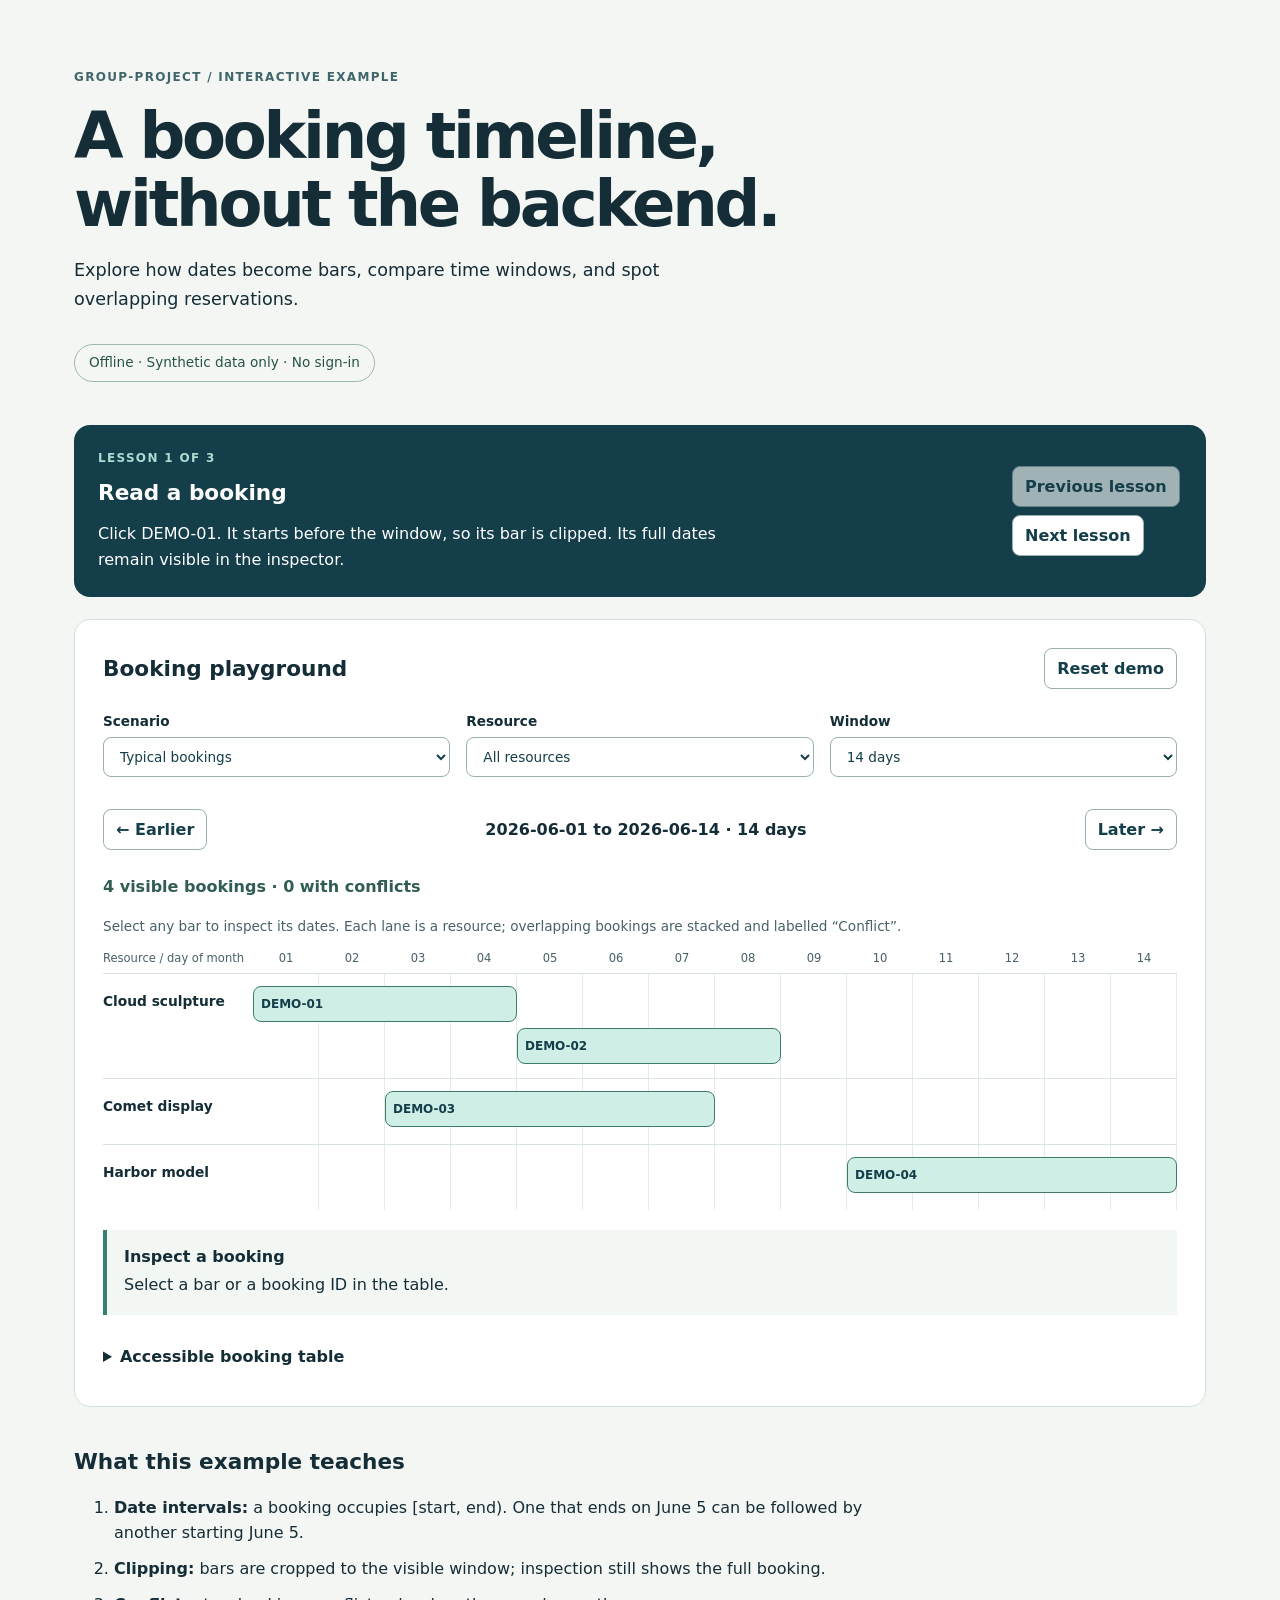
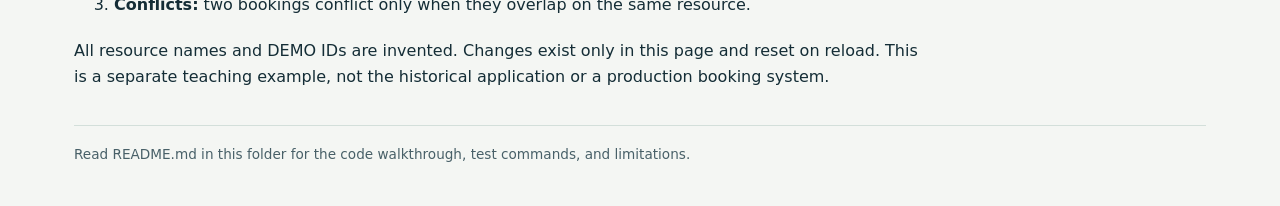
<file: Coding/offline-gantt/index.html>
<!doctype html>
<html lang="en">
<head>
  <meta charset="utf-8">
  <meta name="viewport" content="width=device-width, initial-scale=1">
  <meta http-equiv="Content-Security-Policy" content="default-src 'none'; script-src 'self'; style-src 'self' 'unsafe-inline'; connect-src 'none'; img-src 'none'; font-src 'none'; object-src 'none'; base-uri 'none'; form-action 'none'">
  <title>Group-project · Offline booking lab</title>
  <link rel="stylesheet" href="style.css">
  <script defer src="model.js"></script>
  <script defer src="app.js"></script>
</head>
<body>
  <main>
    <header>
      <p class="eyebrow">GROUP-PROJECT / INTERACTIVE EXAMPLE</p>
      <h1>A booking timeline,<br>without the backend.</h1>
      <p class="intro">Explore how dates become bars, compare time windows, and spot overlapping reservations.</p>
      <p class="badge">Offline · Synthetic data only · No sign-in</p>
    </header>
    <section class="lesson" aria-labelledby="lesson-title">
      <div><p id="step-count" class="eyebrow"></p><h2 id="lesson-title"></h2><p id="lesson-text"></p></div>
      <div class="lesson-actions"><button id="lesson-back" type="button">Previous lesson</button><button id="lesson-next" type="button">Next lesson</button></div>
    </section>
    <section class="workspace" aria-labelledby="workspace-title">
      <div class="section-heading"><h2 id="workspace-title">Booking playground</h2><button id="reset" type="button">Reset demo</button></div>
      <div class="controls">
        <label>Scenario<select id="scenario"><option value="normal">Typical bookings</option><option value="overlap">Overlapping bookings</option><option value="empty">No bookings</option></select></label>
        <label>Resource<select id="resource"><option value="all">All resources</option></select></label>
        <label>Window<select id="span"><option value="14">14 days</option><option value="28">28 days</option></select></label>
      </div>
      <div class="navigation"><button id="earlier" type="button">← Earlier</button><p id="window-label"></p><button id="later" type="button">Later →</button></div>
      <p id="summary" role="status" aria-live="polite"></p>
      <p class="hint">Select any bar to inspect its dates. Each lane is a resource; overlapping bookings are stacked and labelled “Conflict”.</p>
      <div class="chart-scroll" tabindex="0" role="region" aria-label="Scrollable booking timeline"><div id="chart"></div></div>
      <aside id="selection" aria-live="polite"><h3>Inspect a booking</h3><p>Select a bar or a booking ID in the table.</p></aside>
      <details><summary>Accessible booking table</summary><div class="table-scroll"><table><caption>Bookings visible in this window. End dates are exclusive.</caption><thead><tr><th scope="col">Booking</th><th scope="col">Resource</th><th scope="col">Start</th><th scope="col">End (exclusive)</th><th scope="col">Status</th></tr></thead><tbody id="booking-rows"></tbody></table></div></details>
    </section>
    <section class="notes" aria-labelledby="learn-title"><h2 id="learn-title">What this example teaches</h2><ol><li><strong>Date intervals:</strong> a booking occupies [start, end). One that ends on June 5 can be followed by another starting June 5.</li><li><strong>Clipping:</strong> bars are cropped to the visible window; inspection still shows the full booking.</li><li><strong>Conflicts:</strong> two bookings conflict only when they overlap on the same resource.</li></ol><p>All resource names and DEMO IDs are invented. Changes exist only in this page and reset on reload. This is a separate teaching example, not the historical application or a production booking system.</p></section>
    <noscript><p>Enable JavaScript to use the playground. No network access is needed.</p></noscript>
    <footer>Read README.md in this folder for the code walkthrough, test commands, and limitations.</footer>
  </main>
</body>
</html>
</file>
<file: Coding/offline-gantt/style.css>
:root { color-scheme: light; font-family: system-ui, sans-serif; color: #142d36; background: #f4f6f3; }
* { box-sizing: border-box; }
body { margin: 0; }
main { max-width: 1180px; margin: auto; padding: 44px 24px; }
header { padding: 12px 0 30px; }
.eyebrow { font-size: .75rem; font-weight: 750; letter-spacing: .11em; color: #40656b; }
h1 { font-size: clamp(2.3rem, 5vw, 4.2rem); line-height: 1.06; letter-spacing: -.05em; margin: 16px 0; }
h2 { font-size: 1.35rem; margin: 0 0 10px; }
h3 { margin: 0 0 6px; font-size: 1rem; }
p { line-height: 1.6; }
.intro { max-width: 640px; font-size: 1.1rem; }
.badge { display: inline-block; border: 1px solid #9db9ae; border-radius: 30px; padding: 7px 14px; color: #275446; font-size: .85rem; }
.lesson { background: #143e49; color: white; padding: 24px; border-radius: 16px; display: flex; align-items: center; justify-content: space-between; gap: 28px; }
.lesson .eyebrow { color: #a9ddd2; margin-top: 0; }
.lesson p:last-child { margin-bottom: 0; max-width: 660px; }
.lesson-actions { display: flex; gap: 8px; flex-wrap: wrap; flex: 0 0 170px; }
button, select { font: inherit; border: 1px solid #99afb0; border-radius: 8px; padding: 10px 12px; color: #143e49; background: white; }
button { cursor: pointer; font-weight: 650; }
button:hover:not(:disabled) { background: #dff3ed; }
button:disabled { opacity: .6; cursor: default; }
:focus-visible { outline: 3px solid #bd6500; outline-offset: 3px; }
.workspace { padding: 28px; margin: 22px 0; background: white; border: 1px solid #d3dfda; border-radius: 16px; }
.section-heading, .navigation { display: flex; align-items: center; justify-content: space-between; gap: 12px; }
.section-heading h2 { margin: 0; }
.controls { display: grid; grid-template-columns: repeat(3, 1fr); gap: 16px; margin: 24px 0; }
label { font-size: .85rem; font-weight: 700; }
select { display: block; width: 100%; margin-top: 8px; font-weight: 400; }
.navigation p { text-align: center; font-weight: 650; }
#summary { color: #315d55; font-weight: 650; }
.hint, footer { color: #486068; font-size: .85rem; }
.chart-scroll, .table-scroll { overflow-x: auto; }
#chart { min-width: 750px; }
.axis, .resource-row { display: grid; grid-template-columns: 150px 1fr; }
.axis { padding-bottom: 8px; font-size: .72rem; color: #486068; }
.ticks { display: grid; grid-template-columns: repeat(var(--days), 1fr); }
.ticks span { text-align: center; }
.resource-row { border-top: 1px solid #dae4df; min-height: 66px; }
.resource-name { padding: 19px 12px 12px 0; font-size: .86rem; font-weight: 650; }
.lanes { background: repeating-linear-gradient(to right, transparent 0, transparent calc(100% / var(--days) - 1px), #e4ece8 calc(100% / var(--days) - 1px), #e4ece8 calc(100% / var(--days))); padding: 10px 0; }
.bar-row { position: relative; height: 42px; }
.bar { position: absolute; top: 2px; height: 36px; background: #cfeee6; border: 1px solid #3d7b6d; padding: 3px 7px; overflow: hidden; white-space: nowrap; font-size: .75rem; text-align: left; }
.bar.conflict { background: #fff0db; border-color: #a05a13; color: #663a0f; }
.bar[aria-pressed="true"] { box-shadow: inset 0 0 0 2px currentColor; }
.lane-empty { margin: 8px; font-size: .85rem; color: #486068; }
#selection { margin: 20px 0; padding: 17px; border-left: 4px solid #388070; background: #f2f7f4; }
#selection p { margin: 0; }
details summary { cursor: pointer; font-weight: 650; padding: 12px 0; }
table { border-collapse: collapse; width: 100%; text-align: left; font-size: .85rem; }
caption { text-align: left; padding: 8px 0; color: #486068; }
th, td { padding: 10px; border-bottom: 1px solid #d3dfda; white-space: nowrap; }
.notes { padding: 20px 0; max-width: 850px; }
li { padding: 5px 0; line-height: 1.6; }
footer { border-top: 1px solid #d3dfda; padding-top: 20px; }
@media (max-width: 650px) { main { padding: 22px 14px; } .lesson { display: block; padding: 20px; } .lesson-actions { margin-top: 18px; } .workspace { padding: 18px 12px; } .controls { grid-template-columns: 1fr; gap: 12px; } .navigation { flex-wrap: wrap; } .navigation p { order: -1; width: 100%; } }
</file>
